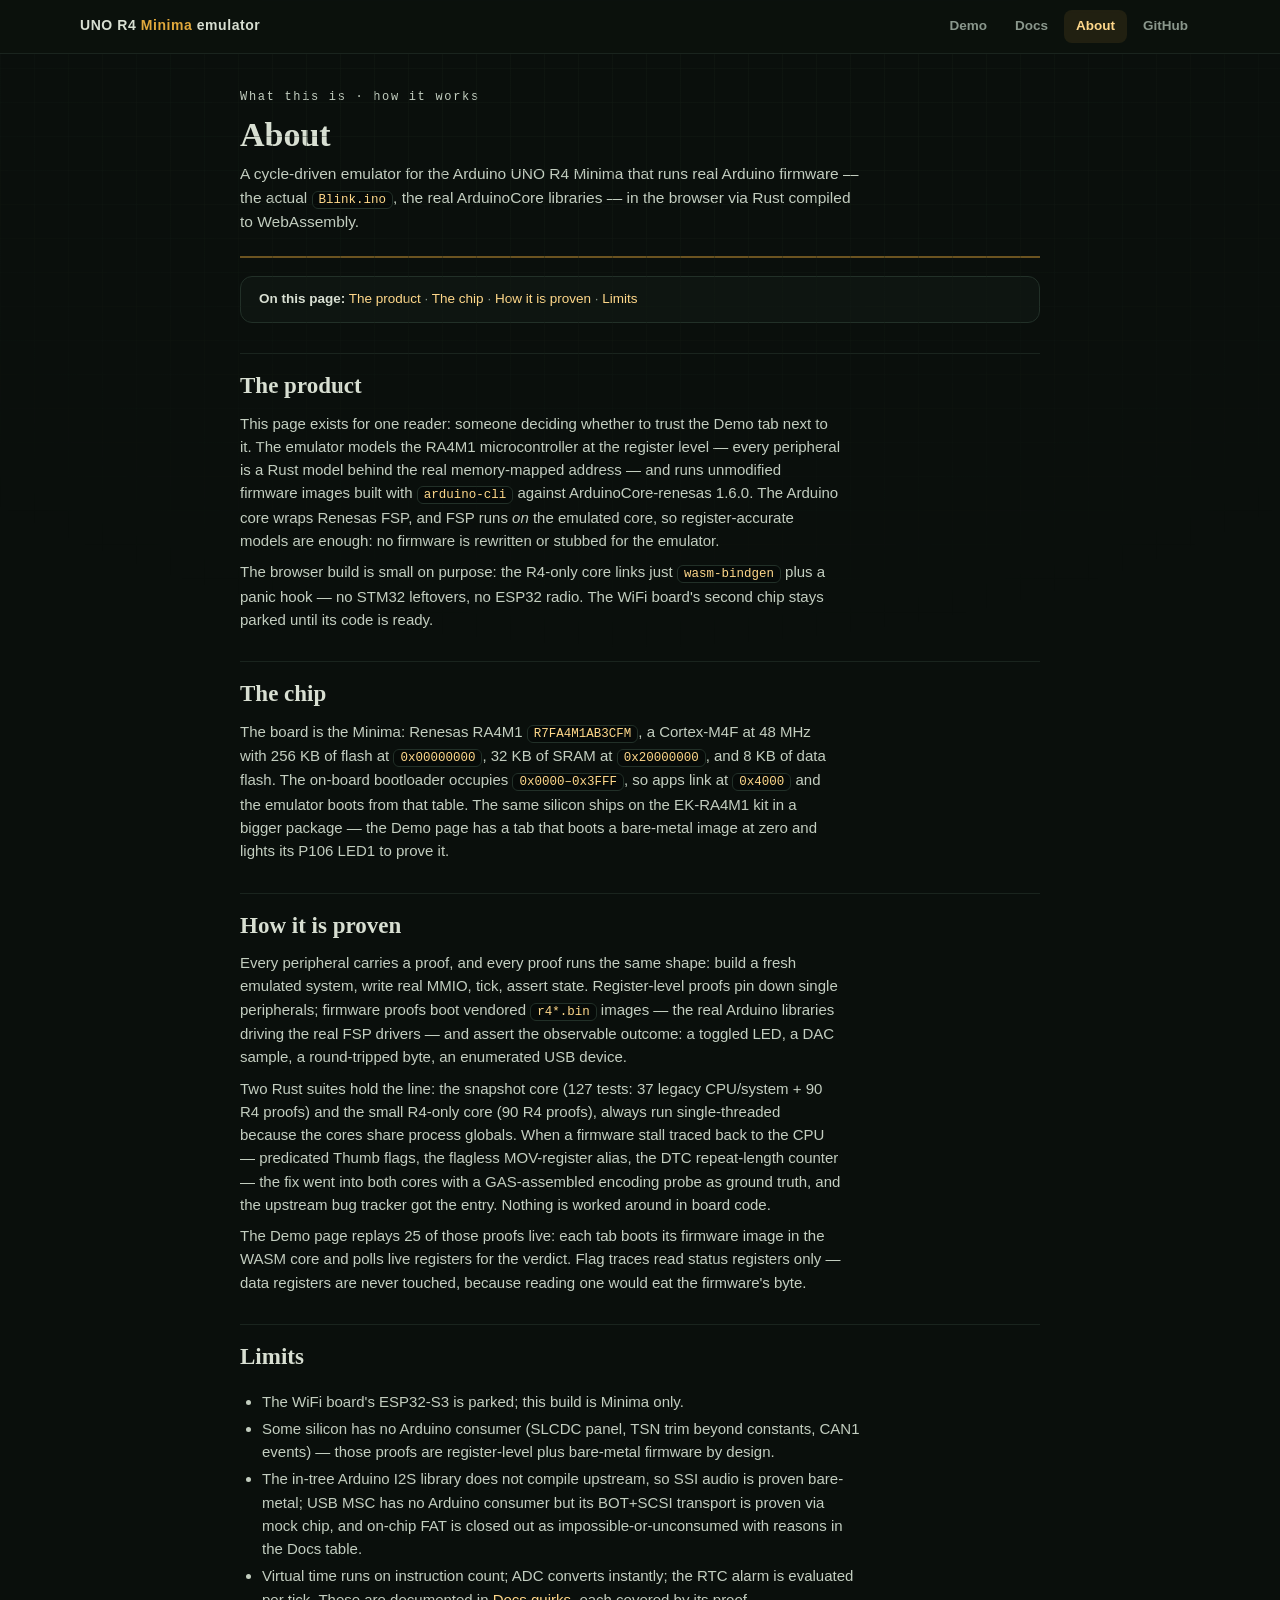
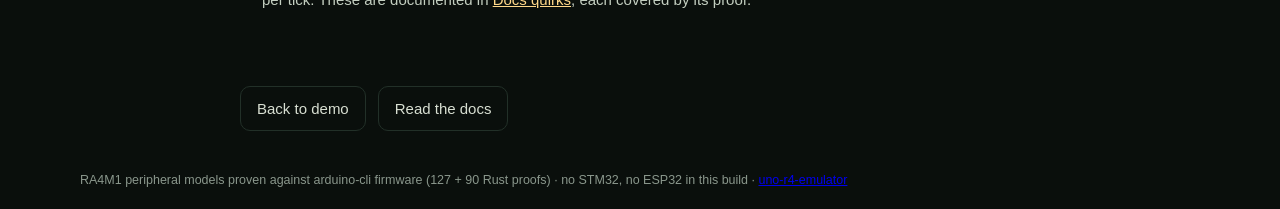
<file: demo/about.html>
<!DOCTYPE html>
<html lang="en">
<head>
<meta charset="utf-8">
<meta name="viewport" content="width=device-width, initial-scale=1">
<link rel="icon" href="data:image/svg+xml,%3Csvg xmlns='http://www.w3.org/2000/svg' viewBox='0 0 64 64'%3E%3Crect width='64' height='64' rx='14' fill='%23e0a83c'/%3E%3Ctext x='32' y='42' font-family='monospace' font-size='28' font-weight='bold' text-anchor='middle' fill='white'%3ER4%3C/text%3E%3C/svg%3E">
<title>About — UNO R4 Minima emulator</title>
<link rel="stylesheet" href="styles.css">
</head>
<body>
<a class="skip-link" href="#content">Skip to content</a>
<div class="bg-grid"></div>
<nav class="sitenav" aria-label="Site">
  <div class="sitenav-in">
    <a class="sitenav-brand" href="index.html">UNO R4 <b>Minima</b> emulator</a>
    <div class="sitenav-links">
      <a href="index.html">Demo</a>
      <a href="docs.html">Docs</a>
      <a href="about.html" aria-current="page">About</a>
      <a href="https://github.com/danish9661/uno-r4-emulator">GitHub</a>
    </div>
  </div>
</nav>
<main class="page" id="content">
  <div class="page-head">
    <p class="page-kicker">What this is · how it works</p>
    <h1 class="page-title">About</h1>
    <p class="page-lede">A cycle-driven emulator for the Arduino UNO R4 Minima that runs real Arduino firmware — the actual <code>Blink.ino</code>, the real ArduinoCore libraries — in the browser via Rust compiled to WebAssembly.</p>
  </div>

  <div class="page-toc">
    <b>On this page:</b>
    <a href="#product">The product</a> ·
    <a href="#chip">The chip</a> ·
    <a href="#method">How it is proven</a> ·
    <a href="#limits">Limits</a>
  </div>

  <h2 id="product">The product</h2>
  <p>This page exists for one reader: someone deciding whether to trust the Demo tab next to it. The emulator models the RA4M1 microcontroller at the register level — every peripheral is a Rust model behind the real memory-mapped address — and runs unmodified firmware images built with <code>arduino-cli</code> against ArduinoCore-renesas 1.6.0. The Arduino core wraps Renesas FSP, and FSP runs <em>on</em> the emulated core, so register-accurate models are enough: no firmware is rewritten or stubbed for the emulator.</p>
  <p>The browser build is small on purpose: the R4-only core links just <code>wasm-bindgen</code> plus a panic hook — no STM32 leftovers, no ESP32 radio. The WiFi board's second chip stays parked until its code is ready.</p>

  <h2 id="chip">The chip</h2>
  <p>The board is the Minima: Renesas RA4M1 <code>R7FA4M1AB3CFM</code>, a Cortex-M4F at 48&nbsp;MHz with 256&nbsp;KB of flash at <code>0x00000000</code>, 32&nbsp;KB of SRAM at <code>0x20000000</code>, and 8&nbsp;KB of data flash. The on-board bootloader occupies <code>0x0000–0x3FFF</code>, so apps link at <code>0x4000</code> and the emulator boots from that table. The same silicon ships on the EK-RA4M1 kit in a bigger package — the Demo page has a tab that boots a bare-metal image at zero and lights its P106 LED1 to prove it.</p>

  <h2 id="method">How it is proven</h2>
  <p>Every peripheral carries a proof, and every proof runs the same shape: build a fresh emulated system, write real MMIO, tick, assert state. Register-level proofs pin down single peripherals; firmware proofs boot vendored <code>r4*.bin</code> images — the real Arduino libraries driving the real FSP drivers — and assert the observable outcome: a toggled LED, a DAC sample, a round-tripped byte, an enumerated USB device.</p>
  <p>Two Rust suites hold the line: the snapshot core (127 tests: 37 legacy CPU/system + 90 R4 proofs) and the small R4-only core (90 R4 proofs), always run single-threaded because the cores share process globals. When a firmware stall traced back to the CPU — predicated Thumb flags, the flagless MOV-register alias, the DTC repeat-length counter — the fix went into both cores with a GAS-assembled encoding probe as ground truth, and the upstream bug tracker got the entry. Nothing is worked around in board code.</p>
  <p>The Demo page replays 25 of those proofs live: each tab boots its firmware image in the WASM core and polls live registers for the verdict. Flag traces read status registers only — data registers are never touched, because reading one would eat the firmware's byte.</p>

  <h2 id="limits">Limits</h2>
  <ul>
    <li>The WiFi board's ESP32-S3 is parked; this build is Minima only.</li>
    <li>Some silicon has no Arduino consumer (SLCDC panel, TSN trim beyond constants, CAN1 events) — those proofs are register-level plus bare-metal firmware by design.</li>
    <li>The in-tree Arduino I2S library does not compile upstream, so SSI audio is proven bare-metal; USB MSC has no Arduino consumer but its BOT+SCSI transport is proven via mock chip, and on-chip FAT is closed out as impossible-or-unconsumed with reasons in the Docs table.</li>
    <li>Virtual time runs on instruction count; ADC converts instantly; the RTC alarm is evaluated per tick. These are documented in <a href="docs.html#quirks">Docs quirks</a>, each covered by its proof.</li>
  </ul>
</main>
<div class="foot-nav">
  <a class="btn-ghost" href="index.html" style="text-decoration:none">Back to demo</a>
  <a class="btn-ghost" href="docs.html" style="text-decoration:none">Read the docs</a>
</div>
<footer>
  <span>RA4M1 peripheral models proven against arduino-cli firmware (127 + 90 Rust proofs) · no STM32, no ESP32 in this build · <a href="https://github.com/danish9661/uno-r4-emulator">uno-r4-emulator</a></span>
</footer>
</body>
</html>
</file>
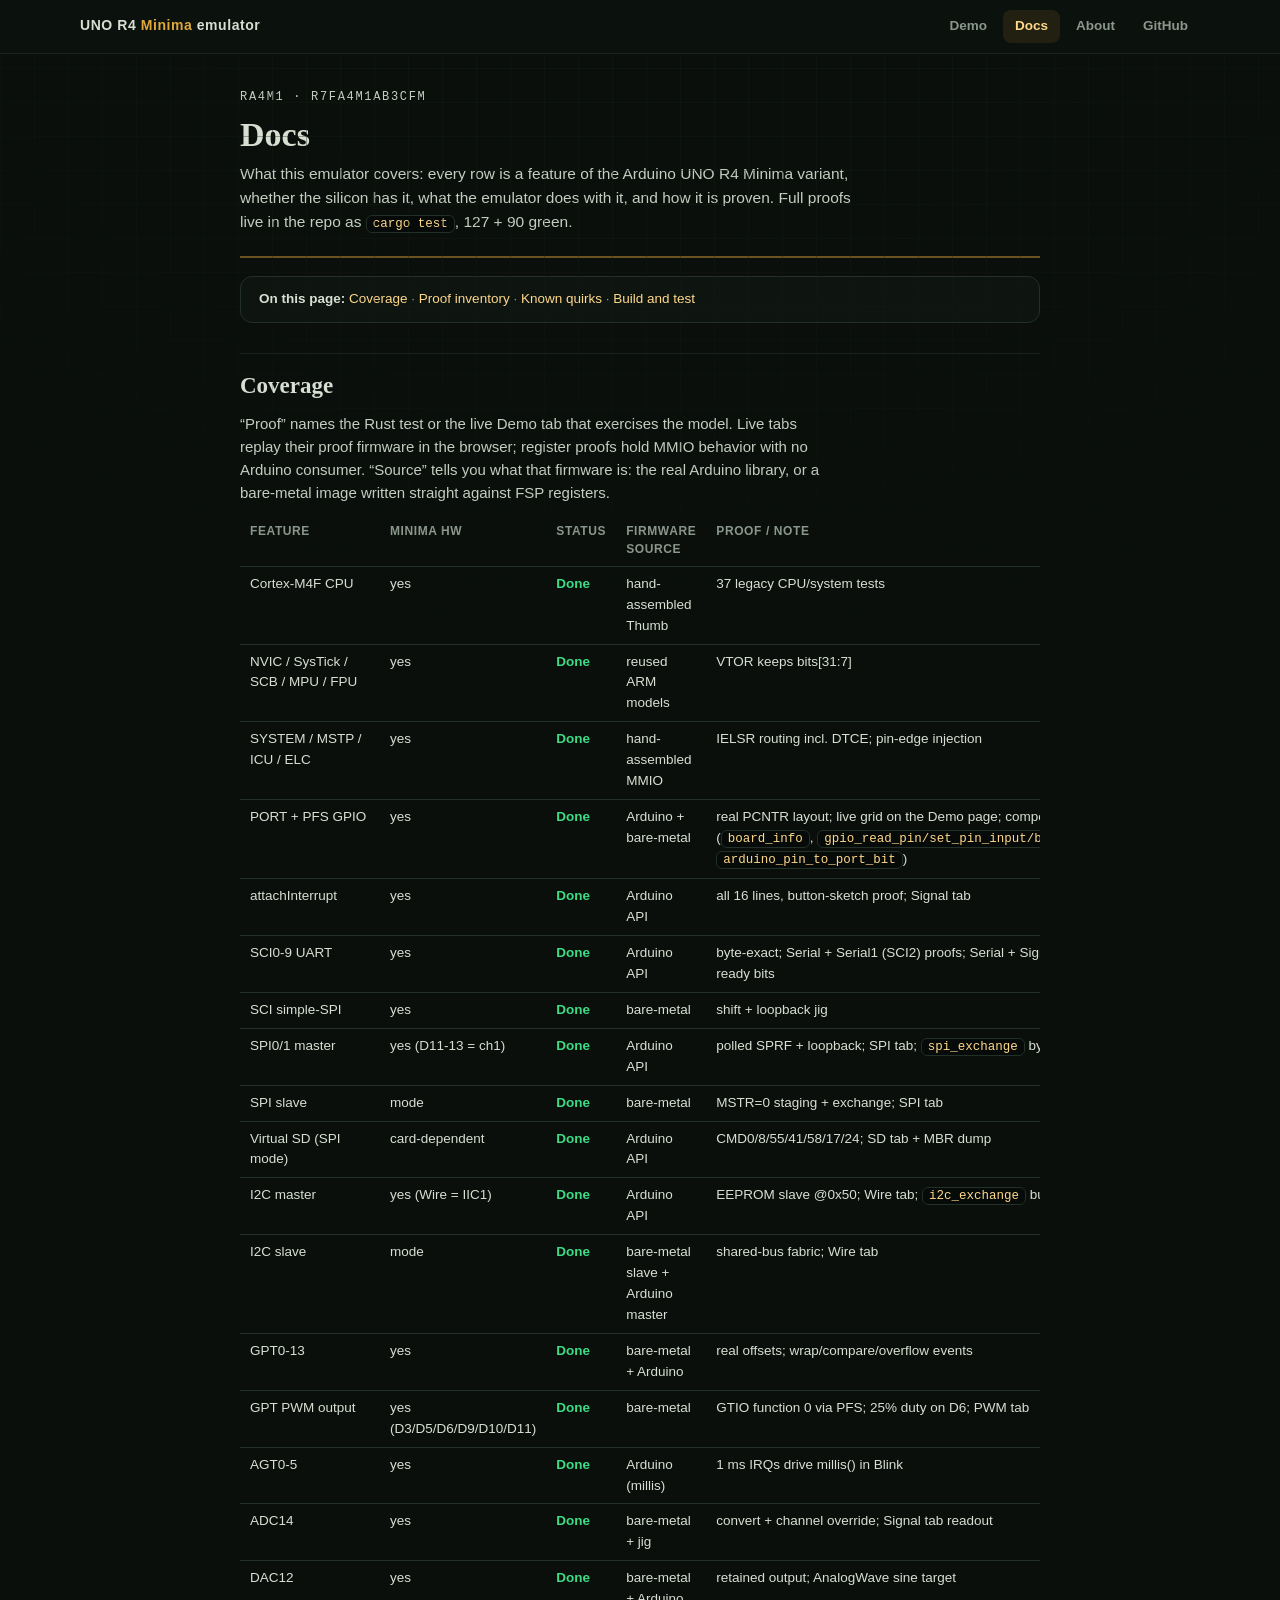
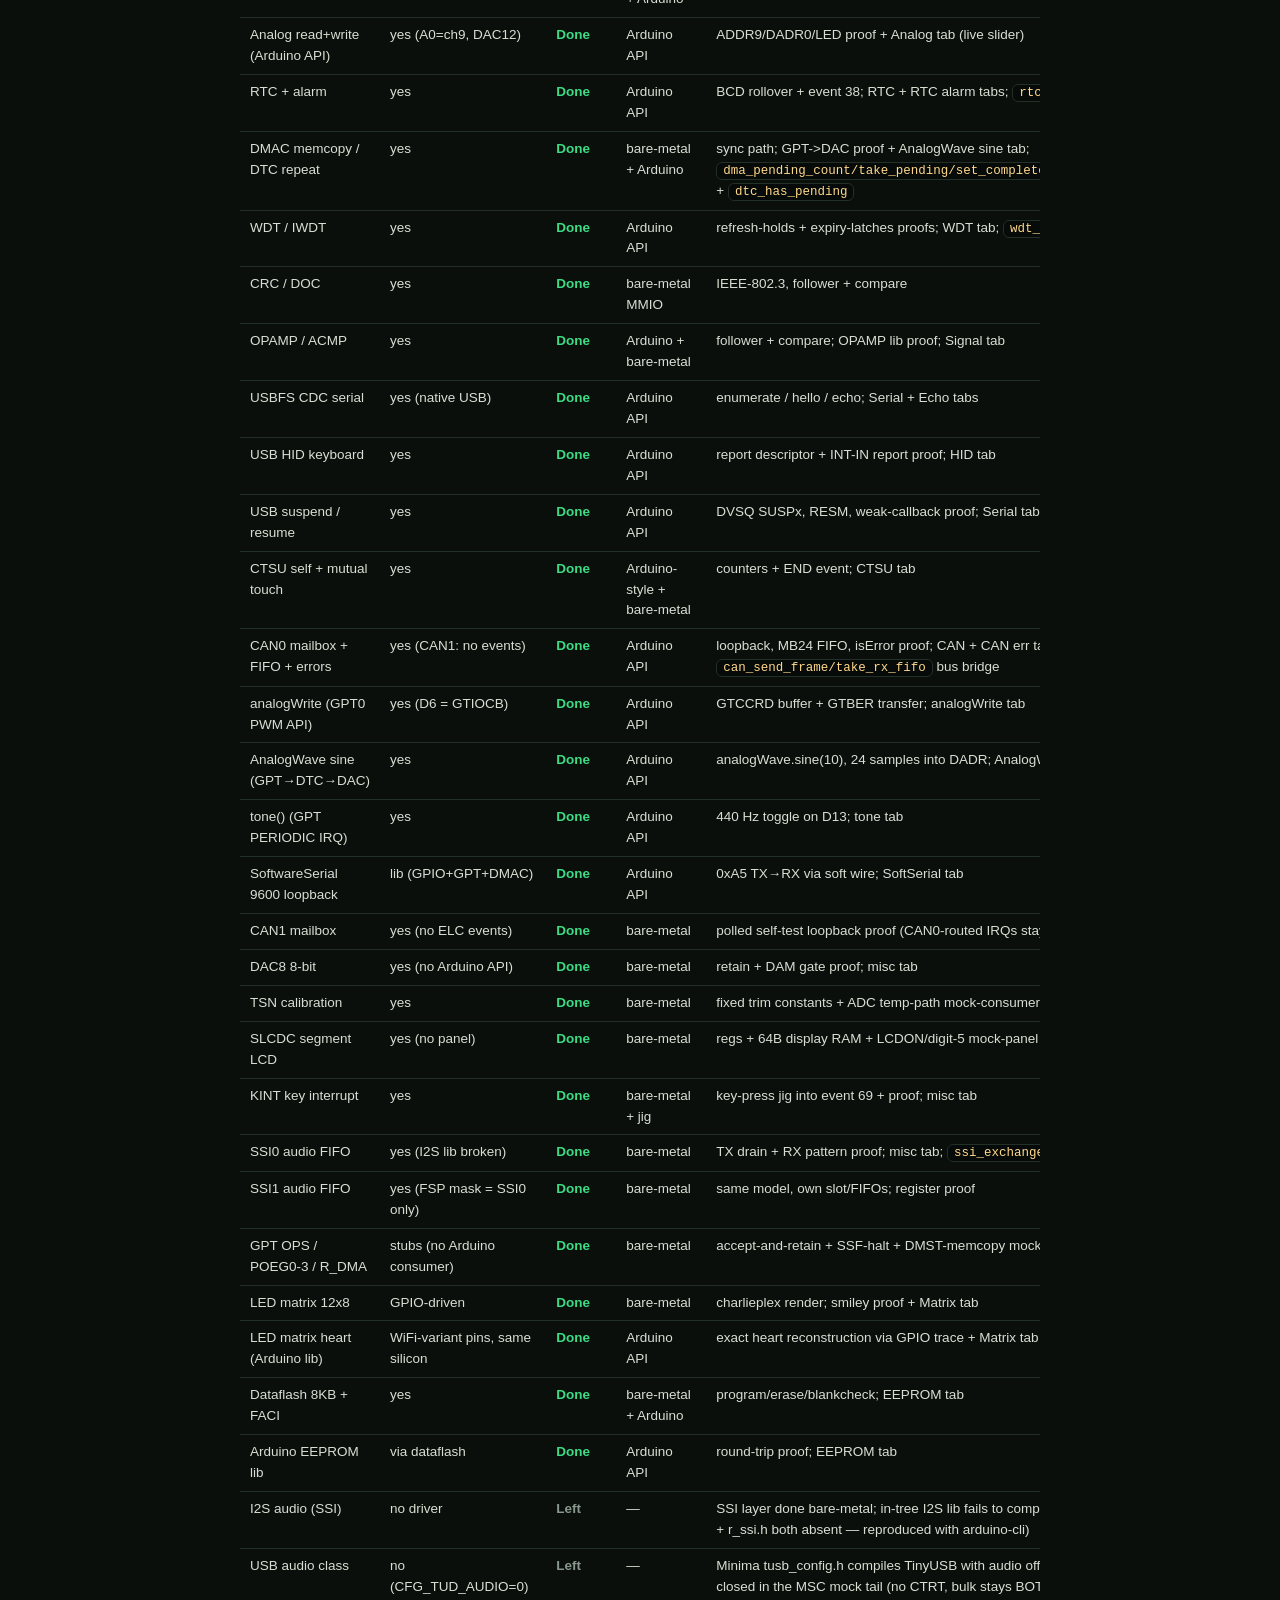
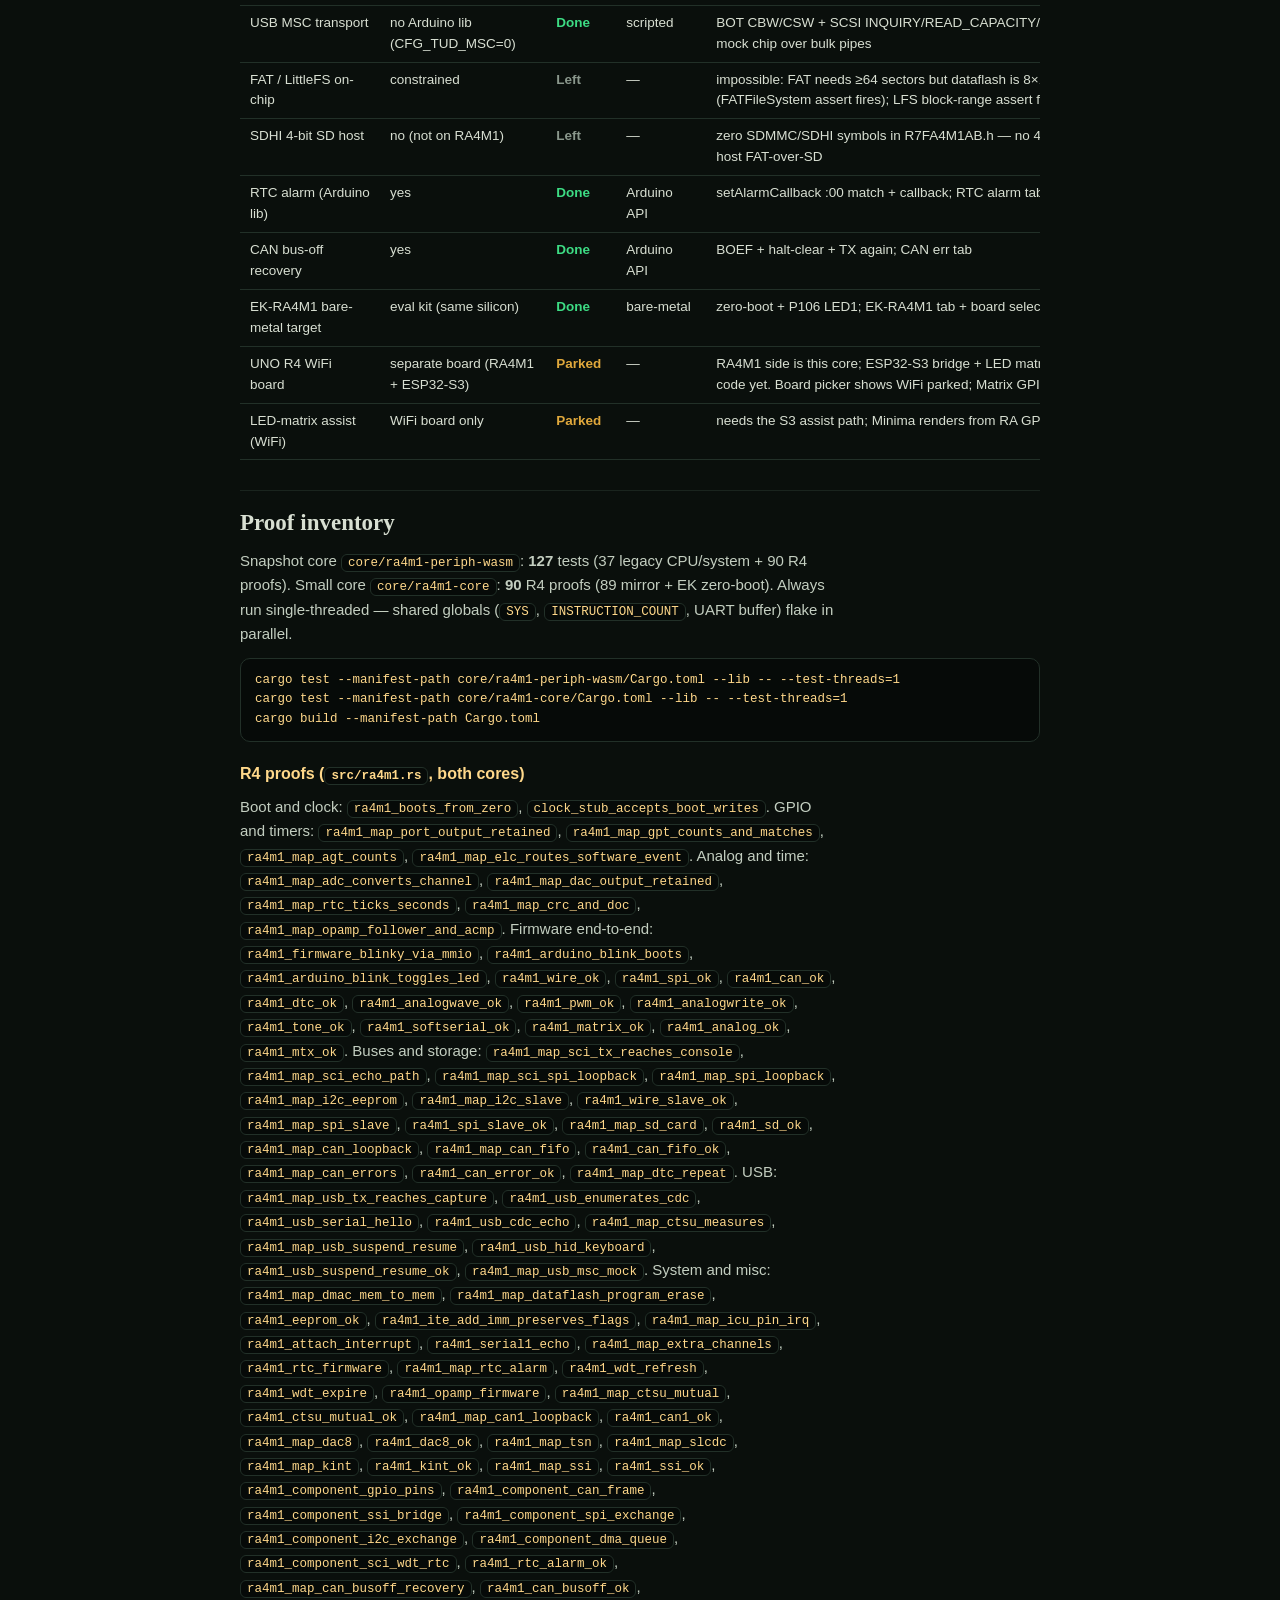
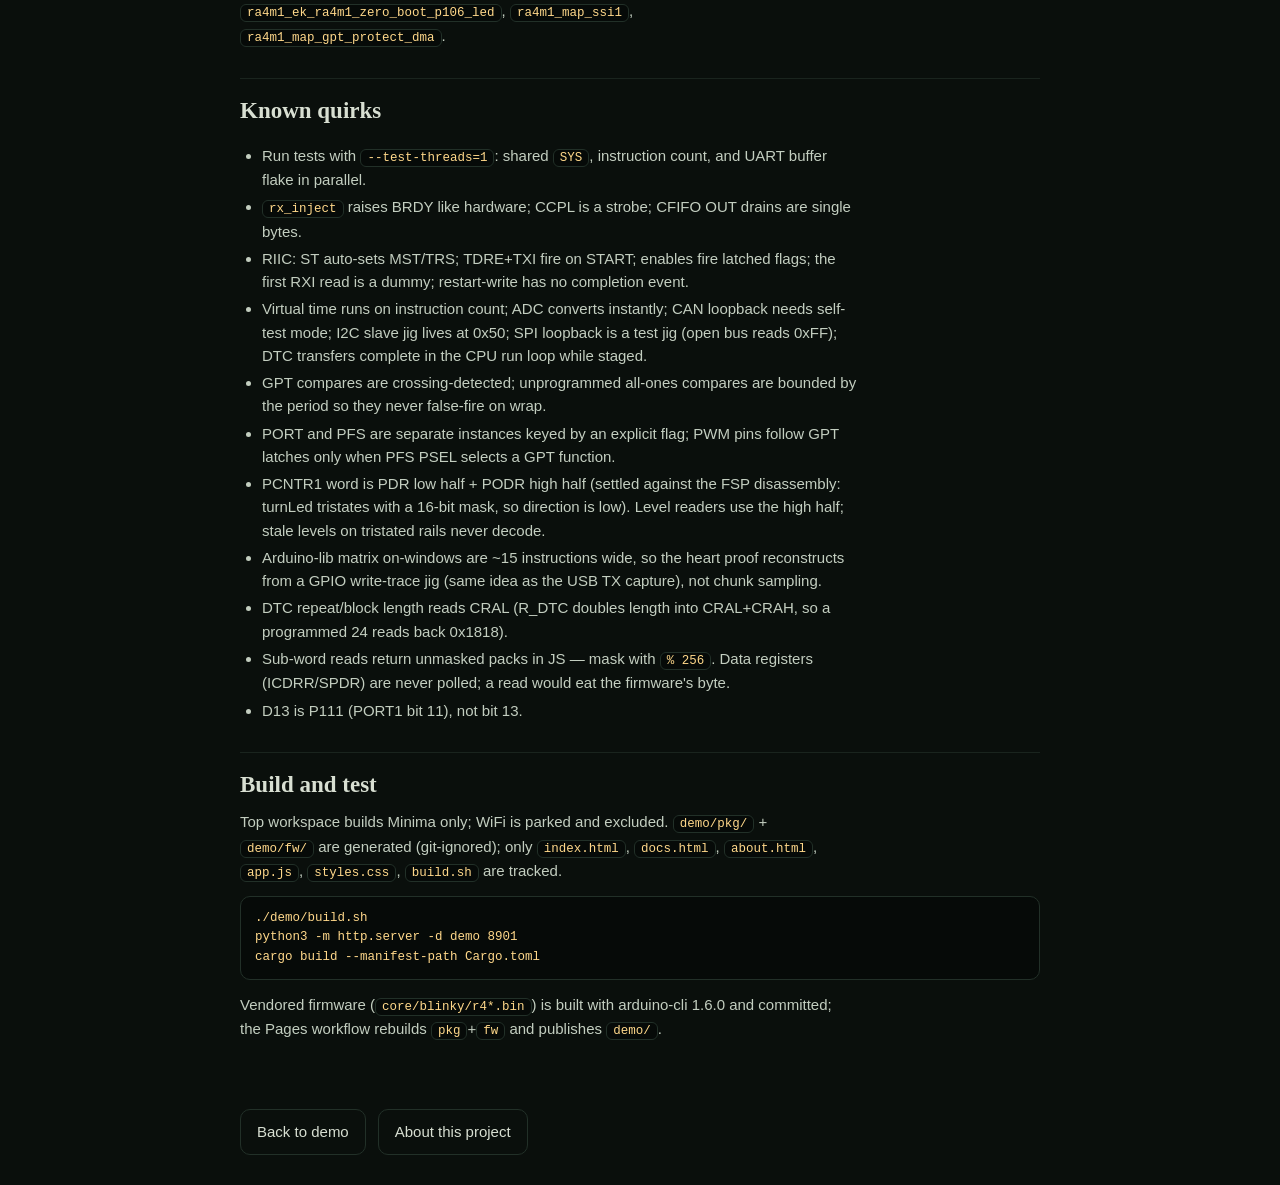
<file: demo/docs.html>
<!DOCTYPE html>
<html lang="en">
<head>
<meta charset="utf-8">
<meta name="viewport" content="width=device-width, initial-scale=1">
<link rel="icon" href="data:image/svg+xml,%3Csvg xmlns='http://www.w3.org/2000/svg' viewBox='0 0 64 64'%3E%3Crect width='64' height='64' rx='14' fill='%23e0a83c'/%3E%3Ctext x='32' y='42' font-family='monospace' font-size='28' font-weight='bold' text-anchor='middle' fill='white'%3ER4%3C/text%3E%3C/svg%3E">
<title>Docs — UNO R4 Minima emulator</title>
<link rel="stylesheet" href="styles.css">
</head>
<body>
<a class="skip-link" href="#content">Skip to content</a>
<div class="bg-grid"></div>
<nav class="sitenav" aria-label="Site">
  <div class="sitenav-in">
    <a class="sitenav-brand" href="index.html">UNO R4 <b>Minima</b> emulator</a>
    <div class="sitenav-links">
      <a href="index.html">Demo</a>
      <a href="docs.html" aria-current="page">Docs</a>
      <a href="about.html">About</a>
      <a href="https://github.com/danish9661/uno-r4-emulator">GitHub</a>
    </div>
  </div>
</nav>
<main class="page" id="content">
  <div class="page-head">
    <p class="page-kicker">RA4M1 · R7FA4M1AB3CFM</p>
    <h1 class="page-title">Docs</h1>
    <p class="page-lede">What this emulator covers: every row is a feature of the Arduino UNO R4 Minima variant, whether the silicon has it, what the emulator does with it, and how it is proven. Full proofs live in the repo as <code>cargo test</code>, 127 + 90 green.</p>
  </div>

  <div class="page-toc">
    <b>On this page:</b>
    <a href="#coverage">Coverage</a> ·
    <a href="#proofs">Proof inventory</a> ·
    <a href="#quirks">Known quirks</a> ·
    <a href="#build">Build and test</a>
  </div>

  <h2 id="coverage">Coverage</h2>
  <p>“Proof” names the Rust test or the live Demo tab that exercises the model. Live tabs replay their proof firmware in the browser; register proofs hold MMIO behavior with no Arduino consumer. “Source” tells you what that firmware is: the real Arduino library, or a bare-metal image written straight against FSP registers.</p>
  <table>
    <thead><tr><th>Feature</th><th>Minima HW</th><th>Status</th><th>Firmware source</th><th>Proof / note</th></tr></thead>
    <tbody>
    <tr><td>Cortex-M4F CPU</td><td>yes</td><td class="st-done">Done</td><td>hand-assembled Thumb</td><td>37 legacy CPU/system tests</td></tr>
    <tr><td>NVIC / SysTick / SCB / MPU / FPU</td><td>yes</td><td class="st-done">Done</td><td>reused ARM models</td><td>VTOR keeps bits[31:7]</td></tr>
    <tr><td>SYSTEM / MSTP / ICU / ELC</td><td>yes</td><td class="st-done">Done</td><td>hand-assembled MMIO</td><td>IELSR routing incl. DTCE; pin-edge injection</td></tr>
    <tr><td>PORT + PFS GPIO</td><td>yes</td><td class="st-done">Done</td><td>Arduino + bare-metal</td><td>real PCNTR layout; live grid on the Demo page; component API (<code>board_info</code>, <code>gpio_read_pin/set_pin_input/button_press</code>, <code>arduino_pin_to_port_bit</code>)</td></tr>
    <tr><td>attachInterrupt</td><td>yes</td><td class="st-done">Done</td><td>Arduino API</td><td>all 16 lines, button-sketch proof; Signal tab</td></tr>
    <tr><td>SCI0-9 UART</td><td>yes</td><td class="st-done">Done</td><td>Arduino API</td><td>byte-exact; Serial + Serial1 (SCI2) proofs; Serial + Signal tabs; <code>sci_poll</code> ready bits</td></tr>
    <tr><td>SCI simple-SPI</td><td>yes</td><td class="st-done">Done</td><td>bare-metal</td><td>shift + loopback jig</td></tr>
    <tr><td>SPI0/1 master</td><td>yes (D11-13 = ch1)</td><td class="st-done">Done</td><td>Arduino API</td><td>polled SPRF + loopback; SPI tab; <code>spi_exchange</code> byte bridge</td></tr>
    <tr><td>SPI slave</td><td>mode</td><td class="st-done">Done</td><td>bare-metal</td><td>MSTR=0 staging + exchange; SPI tab</td></tr>
    <tr><td>Virtual SD (SPI mode)</td><td>card-dependent</td><td class="st-done">Done</td><td>Arduino API</td><td>CMD0/8/55/41/58/17/24; SD tab + MBR dump</td></tr>
    <tr><td>I2C master</td><td>yes (Wire = IIC1)</td><td class="st-done">Done</td><td>Arduino API</td><td>EEPROM slave @0x50; Wire tab; <code>i2c_exchange</code> bus bridge</td></tr>
    <tr><td>I2C slave</td><td>mode</td><td class="st-done">Done</td><td>bare-metal slave + Arduino master</td><td>shared-bus fabric; Wire tab</td></tr>
    <tr><td>GPT0-13</td><td>yes</td><td class="st-done">Done</td><td>bare-metal + Arduino</td><td>real offsets; wrap/compare/overflow events</td></tr>
    <tr><td>GPT PWM output</td><td>yes (D3/D5/D6/D9/D10/D11)</td><td class="st-done">Done</td><td>bare-metal</td><td>GTIO function 0 via PFS; 25% duty on D6; PWM tab</td></tr>
    <tr><td>AGT0-5</td><td>yes</td><td class="st-done">Done</td><td>Arduino (millis)</td><td>1 ms IRQs drive millis() in Blink</td></tr>
    <tr><td>ADC14</td><td>yes</td><td class="st-done">Done</td><td>bare-metal + jig</td><td>convert + channel override; Signal tab readout</td></tr>
    <tr><td>DAC12</td><td>yes</td><td class="st-done">Done</td><td>bare-metal + Arduino</td><td>retained output; AnalogWave sine target</td></tr>
    <tr><td>Analog read+write (Arduino API)</td><td>yes (A0=ch9, DAC12)</td><td class="st-done">Done</td><td>Arduino API</td><td>ADDR9/DADR0/LED proof + Analog tab (live slider)</td></tr>
    <tr><td>RTC + alarm</td><td>yes</td><td class="st-done">Done</td><td>Arduino API</td><td>BCD rollover + event 38; RTC + RTC alarm tabs; <code>rtc_read_bcd</code> poll</td></tr>
    <tr><td>DMAC memcopy / DTC repeat</td><td>yes</td><td class="st-done">Done</td><td>bare-metal + Arduino</td><td>sync path; GPT-&gt;DAC proof + AnalogWave sine tab; <code>dma_pending_count/take_pending/set_completed/check_completion</code> + <code>dtc_has_pending</code></td></tr>
    <tr><td>WDT / IWDT</td><td>yes</td><td class="st-done">Done</td><td>Arduino API</td><td>refresh-holds + expiry-latches proofs; WDT tab; <code>wdt_poll</code> countdown</td></tr>
    <tr><td>CRC / DOC</td><td>yes</td><td class="st-done">Done</td><td>bare-metal MMIO</td><td>IEEE-802.3, follower + compare</td></tr>
    <tr><td>OPAMP / ACMP</td><td>yes</td><td class="st-done">Done</td><td>Arduino + bare-metal</td><td>follower + compare; OPAMP lib proof; Signal tab</td></tr>
    <tr><td>USBFS CDC serial</td><td>yes (native USB)</td><td class="st-done">Done</td><td>Arduino API</td><td>enumerate / hello / echo; Serial + Echo tabs</td></tr>
    <tr><td>USB HID keyboard</td><td>yes</td><td class="st-done">Done</td><td>Arduino API</td><td>report descriptor + INT-IN report proof; HID tab</td></tr>
    <tr><td>USB suspend / resume</td><td>yes</td><td class="st-done">Done</td><td>Arduino API</td><td>DVSQ SUSPx, RESM, weak-callback proof; Serial tab tail</td></tr>
    <tr><td>CTSU self + mutual touch</td><td>yes</td><td class="st-done">Done</td><td>Arduino-style + bare-metal</td><td>counters + END event; CTSU tab</td></tr>
    <tr><td>CAN0 mailbox + FIFO + errors</td><td>yes (CAN1: no events)</td><td class="st-done">Done</td><td>Arduino API</td><td>loopback, MB24 FIFO, isError proof; CAN + CAN err tabs; <code>can_send_frame/take_rx_fifo</code> bus bridge</td></tr>
    <tr><td>analogWrite (GPT0 PWM API)</td><td>yes (D6 = GTIOCB)</td><td class="st-done">Done</td><td>Arduino API</td><td>GTCCRD buffer + GTBER transfer; analogWrite tab</td></tr>
    <tr><td>AnalogWave sine (GPT→DTC→DAC)</td><td>yes</td><td class="st-done">Done</td><td>Arduino API</td><td>analogWave.sine(10), 24 samples into DADR; AnalogWave tab</td></tr>
    <tr><td>tone() (GPT PERIODIC IRQ)</td><td>yes</td><td class="st-done">Done</td><td>Arduino API</td><td>440 Hz toggle on D13; tone tab</td></tr>
    <tr><td>SoftwareSerial 9600 loopback</td><td>lib (GPIO+GPT+DMAC)</td><td class="st-done">Done</td><td>Arduino API</td><td>0xA5 TX→RX via soft wire; SoftSerial tab</td></tr>
    <tr><td>CAN1 mailbox</td><td>yes (no ELC events)</td><td class="st-done">Done</td><td>bare-metal</td><td>polled self-test loopback proof (CAN0-routed IRQs stay quiet); misc tab</td></tr>
    <tr><td>DAC8 8-bit</td><td>yes (no Arduino API)</td><td class="st-done">Done</td><td>bare-metal</td><td>retain + DAM gate proof; misc tab</td></tr>
    <tr><td>TSN calibration</td><td>yes</td><td class="st-done">Done</td><td>bare-metal</td><td>fixed trim constants + ADC temp-path mock-consumer proof</td></tr>
    <tr><td>SLCDC segment LCD</td><td>yes (no panel)</td><td class="st-done">Done</td><td>bare-metal</td><td>regs + 64B display RAM + LCDON/digit-5 mock-panel proof</td></tr>
    <tr><td>KINT key interrupt</td><td>yes</td><td class="st-done">Done</td><td>bare-metal + jig</td><td>key-press jig into event 69 + proof; misc tab</td></tr>
    <tr><td>SSI0 audio FIFO</td><td>yes (I2S lib broken)</td><td class="st-done">Done</td><td>bare-metal</td><td>TX drain + RX pattern proof; misc tab; <code>ssi_exchange</code> sample bridge</td></tr>
    <tr><td>SSI1 audio FIFO</td><td>yes (FSP mask = SSI0 only)</td><td class="st-done">Done</td><td>bare-metal</td><td>same model, own slot/FIFOs; register proof</td></tr>
    <tr><td>GPT OPS / POEG0-3 / R_DMA</td><td>stubs (no Arduino consumer)</td><td class="st-done">Done</td><td>bare-metal</td><td>accept-and-retain + SSF-halt + DMST-memcopy mock proof</td></tr>
    <tr><td>LED matrix 12x8</td><td>GPIO-driven</td><td class="st-done">Done</td><td>bare-metal</td><td>charlieplex render; smiley proof + Matrix tab</td></tr>
    <tr><td>LED matrix heart (Arduino lib)</td><td>WiFi-variant pins, same silicon</td><td class="st-done">Done</td><td>Arduino API</td><td>exact heart reconstruction via GPIO trace + Matrix tab</td></tr>
    <tr><td>Dataflash 8KB + FACI</td><td>yes</td><td class="st-done">Done</td><td>bare-metal + Arduino</td><td>program/erase/blankcheck; EEPROM tab</td></tr>
    <tr><td>Arduino EEPROM lib</td><td>via dataflash</td><td class="st-done">Done</td><td>Arduino API</td><td>round-trip proof; EEPROM tab</td></tr>
    <tr><td>I2S audio (SSI)</td><td>no driver</td><td class="st-no">Left</td><td>—</td><td>SSI layer done bare-metal; in-tree I2S lib fails to compile on 1.6.0 (r_i2s_api.h + r_ssi.h both absent — reproduced with arduino-cli)</td></tr>
    <tr><td>USB audio class</td><td>no (CFG_TUD_AUDIO=0)</td><td class="st-no">Left</td><td>—</td><td>Minima tusb_config.h compiles TinyUSB with audio off (CDC/HID/DFU only); closed in the MSC mock tail (no CTRT, bulk stays BOT)</td></tr>
    <tr><td>USB MSC transport</td><td>no Arduino lib (CFG_TUD_MSC=0)</td><td class="st-done">Done</td><td>scripted</td><td>BOT CBW/CSW + SCSI INQUIRY/READ_CAPACITY/READ10/WRITE10 mock chip over bulk pipes</td></tr>
    <tr><td>FAT / LittleFS on-chip</td><td>constrained</td><td class="st-no">Left</td><td>—</td><td>impossible: FAT needs ≥64 sectors but dataflash is 8×1KB blocks (FATFileSystem assert fires); LFS block-range assert fires the same way</td></tr>
    <tr><td>SDHI 4-bit SD host</td><td>no (not on RA4M1)</td><td class="st-no">Left</td><td>—</td><td>zero SDMMC/SDHI symbols in R7FA4M1AB.h — no 4-bit bus/ADMA exists to host FAT-over-SD</td></tr>
    <tr><td>RTC alarm (Arduino lib)</td><td>yes</td><td class="st-done">Done</td><td>Arduino API</td><td>setAlarmCallback :00 match + callback; RTC alarm tab</td></tr>
    <tr><td>CAN bus-off recovery</td><td>yes</td><td class="st-done">Done</td><td>Arduino API</td><td>BOEF + halt-clear + TX again; CAN err tab</td></tr>
    <tr><td>EK-RA4M1 bare-metal target</td><td>eval kit (same silicon)</td><td class="st-done">Done</td><td>bare-metal</td><td>zero-boot + P106 LED1; EK-RA4M1 tab + board selector</td></tr>
    <tr><td>UNO R4 WiFi board</td><td>separate board (RA4M1 + ESP32-S3)</td><td class="st-part">Parked</td><td>—</td><td>RA4M1 side is this core; ESP32-S3 bridge + LED matrix assist have no S3 code yet. Board picker shows WiFi parked; Matrix GPIO render stays live.</td></tr>
    <tr><td>LED-matrix assist (WiFi)</td><td>WiFi board only</td><td class="st-part">Parked</td><td>—</td><td>needs the S3 assist path; Minima renders from RA GPIO instead</td></tr>
    </tbody>
  </table>

  <h2 id="proofs">Proof inventory</h2>
  <p>Snapshot core <code>core/ra4m1-periph-wasm</code>: <b>127</b> tests (37 legacy CPU/system + 90 R4 proofs). Small core <code>core/ra4m1-core</code>: <b>90</b> R4 proofs (89 mirror + EK zero-boot). Always run single-threaded — shared globals (<code>SYS</code>, <code>INSTRUCTION_COUNT</code>, UART buffer) flake in parallel.</p>
  <pre><code>cargo test --manifest-path core/ra4m1-periph-wasm/Cargo.toml --lib -- --test-threads=1
cargo test --manifest-path core/ra4m1-core/Cargo.toml --lib -- --test-threads=1
cargo build --manifest-path Cargo.toml</code></pre>
  <h3>R4 proofs (<code>src/ra4m1.rs</code>, both cores)</h3>
  <p>Boot and clock: <code>ra4m1_boots_from_zero</code>, <code>clock_stub_accepts_boot_writes</code>. GPIO and timers: <code>ra4m1_map_port_output_retained</code>, <code>ra4m1_map_gpt_counts_and_matches</code>, <code>ra4m1_map_agt_counts</code>, <code>ra4m1_map_elc_routes_software_event</code>. Analog and time: <code>ra4m1_map_adc_converts_channel</code>, <code>ra4m1_map_dac_output_retained</code>, <code>ra4m1_map_rtc_ticks_seconds</code>, <code>ra4m1_map_crc_and_doc</code>, <code>ra4m1_map_opamp_follower_and_acmp</code>. Firmware end-to-end: <code>ra4m1_firmware_blinky_via_mmio</code>, <code>ra4m1_arduino_blink_boots</code>, <code>ra4m1_arduino_blink_toggles_led</code>, <code>ra4m1_wire_ok</code>, <code>ra4m1_spi_ok</code>, <code>ra4m1_can_ok</code>, <code>ra4m1_dtc_ok</code>, <code>ra4m1_analogwave_ok</code>, <code>ra4m1_pwm_ok</code>, <code>ra4m1_analogwrite_ok</code>, <code>ra4m1_tone_ok</code>, <code>ra4m1_softserial_ok</code>, <code>ra4m1_matrix_ok</code>, <code>ra4m1_analog_ok</code>, <code>ra4m1_mtx_ok</code>. Buses and storage: <code>ra4m1_map_sci_tx_reaches_console</code>, <code>ra4m1_map_sci_echo_path</code>, <code>ra4m1_map_sci_spi_loopback</code>, <code>ra4m1_map_spi_loopback</code>, <code>ra4m1_map_i2c_eeprom</code>, <code>ra4m1_map_i2c_slave</code>, <code>ra4m1_wire_slave_ok</code>, <code>ra4m1_map_spi_slave</code>, <code>ra4m1_spi_slave_ok</code>, <code>ra4m1_map_sd_card</code>, <code>ra4m1_sd_ok</code>, <code>ra4m1_map_can_loopback</code>, <code>ra4m1_map_can_fifo</code>, <code>ra4m1_can_fifo_ok</code>, <code>ra4m1_map_can_errors</code>, <code>ra4m1_can_error_ok</code>, <code>ra4m1_map_dtc_repeat</code>. USB: <code>ra4m1_map_usb_tx_reaches_capture</code>, <code>ra4m1_usb_enumerates_cdc</code>, <code>ra4m1_usb_serial_hello</code>, <code>ra4m1_usb_cdc_echo</code>, <code>ra4m1_map_ctsu_measures</code>, <code>ra4m1_map_usb_suspend_resume</code>, <code>ra4m1_usb_hid_keyboard</code>, <code>ra4m1_usb_suspend_resume_ok</code>, <code>ra4m1_map_usb_msc_mock</code>. System and misc: <code>ra4m1_map_dmac_mem_to_mem</code>, <code>ra4m1_map_dataflash_program_erase</code>, <code>ra4m1_eeprom_ok</code>, <code>ra4m1_ite_add_imm_preserves_flags</code>, <code>ra4m1_map_icu_pin_irq</code>, <code>ra4m1_attach_interrupt</code>, <code>ra4m1_serial1_echo</code>, <code>ra4m1_map_extra_channels</code>, <code>ra4m1_rtc_firmware</code>, <code>ra4m1_map_rtc_alarm</code>, <code>ra4m1_wdt_refresh</code>, <code>ra4m1_wdt_expire</code>, <code>ra4m1_opamp_firmware</code>, <code>ra4m1_map_ctsu_mutual</code>, <code>ra4m1_ctsu_mutual_ok</code>, <code>ra4m1_map_can1_loopback</code>, <code>ra4m1_can1_ok</code>, <code>ra4m1_map_dac8</code>, <code>ra4m1_dac8_ok</code>, <code>ra4m1_map_tsn</code>, <code>ra4m1_map_slcdc</code>, <code>ra4m1_map_kint</code>, <code>ra4m1_kint_ok</code>, <code>ra4m1_map_ssi</code>, <code>ra4m1_ssi_ok</code>, <code>ra4m1_component_gpio_pins</code>, <code>ra4m1_component_can_frame</code>, <code>ra4m1_component_ssi_bridge</code>, <code>ra4m1_component_spi_exchange</code>, <code>ra4m1_component_i2c_exchange</code>, <code>ra4m1_component_dma_queue</code>, <code>ra4m1_component_sci_wdt_rtc</code>, <code>ra4m1_rtc_alarm_ok</code>, <code>ra4m1_map_can_busoff_recovery</code>, <code>ra4m1_can_busoff_ok</code>, <code>ra4m1_ek_ra4m1_zero_boot_p106_led</code>, <code>ra4m1_map_ssi1</code>, <code>ra4m1_map_gpt_protect_dma</code>.</p>

  <h2 id="quirks">Known quirks</h2>
  <ul>
    <li>Run tests with <code>--test-threads=1</code>: shared <code>SYS</code>, instruction count, and UART buffer flake in parallel.</li>
    <li><code>rx_inject</code> raises BRDY like hardware; CCPL is a strobe; CFIFO OUT drains are single bytes.</li>
    <li>RIIC: ST auto-sets MST/TRS; TDRE+TXI fire on START; enables fire latched flags; the first RXI read is a dummy; restart-write has no completion event.</li>
    <li>Virtual time runs on instruction count; ADC converts instantly; CAN loopback needs self-test mode; I2C slave jig lives at 0x50; SPI loopback is a test jig (open bus reads 0xFF); DTC transfers complete in the CPU run loop while staged.</li>
    <li>GPT compares are crossing-detected; unprogrammed all-ones compares are bounded by the period so they never false-fire on wrap.</li>
    <li>PORT and PFS are separate instances keyed by an explicit flag; PWM pins follow GPT latches only when PFS PSEL selects a GPT function.</li>
    <li>PCNTR1 word is PDR low half + PODR high half (settled against the FSP disassembly: turnLed tristates with a 16-bit mask, so direction is low). Level readers use the high half; stale levels on tristated rails never decode.</li>
    <li>Arduino-lib matrix on-windows are ~15 instructions wide, so the heart proof reconstructs from a GPIO write-trace jig (same idea as the USB TX capture), not chunk sampling.</li>
    <li>DTC repeat/block length reads CRAL (R_DTC doubles length into CRAL+CRAH, so a programmed 24 reads back 0x1818).</li>
    <li>Sub-word reads return unmasked packs in JS — mask with <code>% 256</code>. Data registers (ICDRR/SPDR) are never polled; a read would eat the firmware's byte.</li>
    <li>D13 is P111 (PORT1 bit 11), not bit 13.</li>
  </ul>

  <h2 id="build">Build and test</h2>
  <p>Top workspace builds Minima only; WiFi is parked and excluded. <code>demo/pkg/</code> + <code>demo/fw/</code> are generated (git-ignored); only <code>index.html</code>, <code>docs.html</code>, <code>about.html</code>, <code>app.js</code>, <code>styles.css</code>, <code>build.sh</code> are tracked.</p>
  <pre><code>./demo/build.sh
python3 -m http.server -d demo 8901
cargo build --manifest-path Cargo.toml</code></pre>
  <p>Vendored firmware (<code>core/blinky/r4*.bin</code>) is built with arduino-cli 1.6.0 and committed; the Pages workflow rebuilds <code>pkg</code>+<code>fw</code> and publishes <code>demo/</code>.</p>
</main>
<div class="foot-nav">
  <a class="btn-ghost" href="index.html" style="text-decoration:none">Back to demo</a>
  <a class="btn-ghost" href="about.html" style="text-decoration:none">About this project</a>
</div>
<footer>
  <span>RA4M1 peripheral models proven against arduino-cli firmware (127 + 90 Rust proofs) · no STM32, no ESP32 in this build · <a href="https://github.com/danish9661/uno-r4-emulator">uno-r4-emulator</a></span>
</footer>
</body>
</html>
</file>
<file: demo/styles.css>
:root {
  /* Bench instrument: deep green-black enamel, phosphor-brass readout.
     One accent family (signal brass); teal kept for the one live LED. */
  --bg: #0a0f0c;
  --panel: #0e1511;
  --panel2: #121a15;
  --line: #223028;
  --rule: #1a241e;
  --ink: #d8dfd2;
  --dim: #8a978c;
  --faint: #5c6860;
  --brass: #e0a83c;
  --brass-hi: #ffd88a;
  --brass-dim: #6b5320;
  --teal: #00c2a8;
  --teal-dim: #0a5f57;
  --red: #ff6b5e;
  --green: #3ddc84;
  --mono: ui-monospace, "Cascadia Mono", "JetBrains Mono", Menlo, Consolas, monospace;
  --serif: "Iowan Old Style", "Palatino Linotype", Palatino, Georgia, serif;
}
* { box-sizing: border-box; }
html { scroll-behavior: smooth; }
body {
  margin: 0; background: var(--bg); color: var(--ink);
  font: 15px/1.55 -apple-system, "Segoe UI", Inter, Roboto, sans-serif;
  min-height: 100vh;
}
::selection { background: #3a2f14; color: var(--brass-hi); }
.bg-grid {
  position: fixed; inset: 0; pointer-events: none; overflow: clip;
  background-image: linear-gradient(#141d1666 1px, transparent 1px),
    linear-gradient(90deg, #141d1666 1px, transparent 1px);
  background-size: 34px 34px;
  mask-image: radial-gradient(ellipse 90% 80% at 50% 0%, black 30%, transparent 90%);
}

/* ---------- site nav ---------- */
.sitenav {
  border-bottom: 1px solid var(--rule);
  background: #0c120ed9;
  position: sticky; top: 0; z-index: 50;
  backdrop-filter: blur(8px);
}
.sitenav-in {
  max-width: 1180px; margin: 0 auto; padding: 10px 30px;
  display: flex; align-items: baseline; gap: 22px; flex-wrap: wrap;
}
.sitenav-brand {
  color: var(--ink); text-decoration: none; font-weight: 800; font-size: 14px;
  letter-spacing: .04em;
}
.sitenav-brand b { color: var(--brass); font-weight: 800; }
.sitenav-links { display: flex; gap: 4px; margin-left: auto; }
.sitenav-links a {
  color: var(--dim); text-decoration: none; font-size: 13.5px; font-weight: 600;
  padding: 6px 12px; border-radius: 8px;
}
.sitenav-links a:hover { color: var(--ink); background: #ffffff10; }
.sitenav-links a[aria-current="page"] { color: var(--brass-hi); background: #e0a83c1a; }

/* ---------- header ---------- */
.topbar {
  display: flex; justify-content: space-between; align-items: center;
  gap: 16px; flex-wrap: wrap;
  padding: 22px 30px 14px; max-width: 1180px; margin: 0 auto;
}
.brand { display: flex; gap: 14px; align-items: center; }
.brand-mark {
  width: 52px; height: 52px; border-radius: 10px;
  background: linear-gradient(150deg, #f4c95d, #9a7420);
  color: #191104; font-weight: 800; font-size: 22px;
  display: flex; align-items: center; justify-content: center;
  box-shadow: 0 0 26px #e0a83c44;
}
h1 { font-size: 24px; margin: 0; letter-spacing: .2px; }
h1 span { color: var(--brass); font-weight: 600; }
.sub { margin: 2px 0 0; color: var(--dim); font-size: 13px; }
.badges { display: flex; gap: 8px; flex-wrap: wrap; }
.badge {
  font-size: 12px; color: var(--dim); border: 1px solid var(--line);
  padding: 4px 10px; border-radius: 20px; background: var(--panel);
  font-family: var(--mono);
}
.badge.ok { color: var(--green); border-color: #1d4a34; }
.layout {
  display: grid; grid-template-columns: 430px 1fr; gap: 18px;
  max-width: 1180px; margin: 0 auto; padding: 6px 30px 20px;
}
@media (max-width: 980px) { .layout { grid-template-columns: 1fr; } }
.card {
  background: linear-gradient(180deg, var(--panel2), var(--panel));
  border: 1px solid var(--line); border-radius: 16px;
  padding: 18px; box-shadow: 0 18px 50px #0009;
}
.card-title { font-weight: 700; letter-spacing: .4px; margin-bottom: 12px; display: flex; justify-content: space-between; align-items: center; gap: 10px; flex-wrap: wrap; }
.card-title.small { font-size: 12px; color: var(--dim); text-transform: uppercase; letter-spacing: 1.2px; }
.seg { display: inline-flex; border: 1px solid var(--line); border-radius: 10px; overflow: hidden; }
.seg-btn { background: transparent; border: 0; color: var(--dim); font-weight: 700; font-size: 12px; padding: 5px 12px; cursor: pointer; }
.seg-btn.active { background: #3a2f14; color: var(--brass-hi); }
.mono { font-family: var(--mono); }
.state { font-size: 11px; padding: 3px 10px; border-radius: 12px; text-transform: uppercase; letter-spacing: 1px; }
.state.paused { background: #2a3440; color: var(--dim); }
.state.running { background: #3a2f14; color: var(--brass-hi); box-shadow: 0 0 12px #e0a83c44; }
.state.fault { background: #4a1717; color: var(--red); }
.board-wrap { display: flex; justify-content: center; }
.board { width: 100%; max-width: 390px; }
.pcb { fill: #12241c; }
.pcb-edge { fill: none; stroke: #6b5320; stroke-width: 2; }
.silk { fill: #d8c690; font: 600 13px sans-serif; letter-spacing: 2px; }
.silk.tiny { font-size: 8.5px; letter-spacing: 1px; fill: #7a6f52; }
.silk.big { font-size: 22px; font-weight: 800; }
.usb { fill: #31424f; stroke: #5a7183; }
.usb-hole { fill: #0a0f14; }
.pins circle { fill: #c9a227; }
.btn { fill: #31424f; stroke: #5a7183; }
.mcu { fill: #10161d; stroke: #3b4c5d; }
.led { fill: #3a2b12; stroke: #6b5320; stroke-width: 1.5; transition: fill .12s; }
.led.on { fill: var(--brass); stroke: var(--brass-hi); }
.led.small.on { fill: #57c7ff; stroke: #bfe9ff; }
.glow { fill: url(#g); opacity: 0; transition: opacity .12s; }
.glow.on { opacity: .85; }
.stats { display: flex; gap: 18px; margin: 12px 2px 4px; flex-wrap: wrap; }
.stat label { display: block; font-size: 11px; color: var(--dim); text-transform: uppercase; letter-spacing: 1px; }
.stat span { font-family: var(--mono); font-size: 15px; }
.ok { color: var(--green); } .bad { color: var(--red); }
.gpio { margin-top: 14px; }
.gpio-grid { display: grid; grid-template-columns: repeat(16, 1fr); gap: 5px; }
.pin { aspect-ratio: 1; border-radius: 50%; background: #1a2530; border: 1px solid #243140; transition: all .12s; }
.pin.hi { background: var(--brass); border-color: var(--brass-hi); box-shadow: 0 0 8px #e0a83c88; }
.pin.chg { outline: 1px solid var(--brass); }
.tabs { display: flex; gap: 6px; margin-bottom: 14px; flex-wrap: wrap; }
.tab {
  flex: 1; padding: 9px; border-radius: 10px; border: 1px solid var(--line);
  background: transparent; color: var(--dim); font-weight: 700; cursor: pointer;
}
.tab.active { background: #3a2f14; color: var(--brass-hi); border-color: var(--brass-dim); }
.tab:disabled { opacity: .38; cursor: not-allowed; }
.tabpane { display: none; }
.tabpane.active { display: block; }
.desc { color: var(--dim); font-size: 13.5px; margin: 0 0 12px; }
.row { display: flex; gap: 10px; margin-bottom: 12px; flex-wrap: wrap; }
.btn-acc {
  background: linear-gradient(150deg, #f4c95d, #c1902e); border: 0; color: #191104;
  font-weight: 800; padding: 10px 18px; border-radius: 10px; cursor: pointer;
  white-space: nowrap;
}
.btn-acc:disabled { opacity: .4; cursor: default; }
.btn-ghost {
  background: transparent; border: 1px solid var(--line); color: var(--ink);
  padding: 10px 16px; border-radius: 10px; cursor: pointer;
  white-space: nowrap;
}
.slider { display: flex; align-items: center; gap: 10px; color: var(--dim); font-size: 13px; }
.slider input { accent-color: var(--brass); }
.term {
  background: #060a08; border: 1px solid var(--line); border-radius: 10px;
  font-family: var(--mono); font-size: 13px; min-height: 150px; max-height: 300px;
  overflow-y: auto; padding: 12px; white-space: pre-wrap; color: #cfe3c0;
}
.term.small { min-height: 90px; }
.term .sys { color: #5f7a6c; }
.term .okline { color: var(--green); font-weight: 700; }
.enum { list-style: none; margin: 0 0 12px; padding: 0; font-size: 13px; max-height: 210px; overflow-y: auto; }
.enum li { padding: 3px 0 3px 24px; position: relative; color: var(--dim); }
.enum li::before { content: "○"; position: absolute; left: 4px; color: var(--dim); }
.enum li.run { color: var(--ink); } .enum li.run::before { content: "◌"; color: var(--brass); }
.enum li.done { color: var(--green); } .enum li.done::before { content: "●"; color: var(--green); }
.matrix-grid { display: grid; grid-template-columns: repeat(12, 1fr); gap: 5px; max-width: 340px; margin: 0 0 12px; }
.matrix-grid .mx { aspect-ratio: 1; border-radius: 50%; background: #182633; transition: background 0.08s, box-shadow 0.08s; }
.matrix-grid .mx.hi { background: var(--brass); box-shadow: 0 0 8px var(--brass); }
.doctable-wrap { overflow-x: auto; margin: 0 0 12px; border: 1px solid var(--line); border-radius: 10px; }
.doctable { width: 100%; border-collapse: collapse; font-size: 13px; }
.doctable th, .doctable td { text-align: left; padding: 7px 10px; border-bottom: 1px solid var(--line); vertical-align: top; }
.doctable thead th { color: var(--dim); font-weight: 600; font-size: 12px; text-transform: uppercase; letter-spacing: 0.04em; background: var(--panel2); }
.doctable tbody tr:last-child td { border-bottom: none; }
.doctable td:nth-child(2), .doctable td:nth-child(3) { white-space: nowrap; }
.doctable .st-done { color: var(--green); font-weight: 700; }
.doctable .st-part { color: var(--brass); font-weight: 700; }
.doctable .st-no { color: var(--dim); font-weight: 700; }
.doctable td:nth-child(4) { color: var(--dim); }
.textin {
  flex: 1; background: #060a08; border: 1px solid var(--line); color: var(--ink);
  border-radius: 10px; padding: 10px 12px; font-family: var(--mono); font-size: 13px;
}
.textin:disabled { opacity: .45; }
.banner { margin-top: 12px; padding: 10px 14px; border-radius: 10px; font-size: 13px; }
.banner.hidden { display: none; }
.banner.err { background: #3a1414; border: 1px solid #7a2a2a; color: #ff9d9d; }
.banner.info { background: #1d2b1a; border: 1px solid #3d5a2e; color: #cfe3c0; }

/* ---------- paper pages (docs / about) ---------- */
.page { max-width: 860px; margin: 0 auto; padding: 26px 30px 60px; overflow-x: clip; }
.page table { display: block; overflow-x: auto; }
.page-head { border-bottom: 2px solid var(--brass-dim); padding-bottom: 14px; margin-bottom: 6px; }
.page-kicker {
  font-family: var(--mono); font-size: 12px; color: var(--brass);
  letter-spacing: .14em; margin: 0 0 8px;
}
.page-title {
  font-family: var(--serif); font-weight: 700; font-size: 34px; line-height: 1.15;
  margin: 0 0 8px; letter-spacing: 0;
}
.page-lede { color: var(--dim); font-size: 15.5px; max-width: 62ch; margin: 0 0 4px; }
.page-toc {
  border: 1px solid var(--line); border-radius: 12px; background: var(--panel);
  padding: 12px 18px; margin: 18px 0 8px; font-size: 13.5px; color: var(--dim);
}
.page-toc b { color: var(--ink); }
.page-toc a { color: var(--brass-hi); text-decoration: none; }
.page-toc a:hover { text-decoration: underline; }
.page h2 {
  font-family: var(--serif); font-size: 23px; margin: 30px 0 8px;
  padding-top: 14px; border-top: 1px solid var(--rule);
}
.page h3 { font-size: 16px; margin: 20px 0 6px; color: var(--brass-hi); }
.page p, .page li { max-width: 72ch; }
.page p { margin: 8px 0; color: #c3cec0; }
.page ul, .page ol { padding-left: 22px; color: #c3cec0; }
.page li { margin: 4px 0; }
.page code {
  font-family: var(--mono); font-size: 12.5px; background: #060a08;
  border: 1px solid var(--line); border-radius: 6px; padding: 1px 6px;
  color: var(--brass-hi); white-space: nowrap;
}
.page pre {
  background: #060a08; border: 1px solid var(--line); border-radius: 10px;
  padding: 12px 14px; overflow-x: auto; font-family: var(--mono); font-size: 12.5px;
  color: #cfe3c0;
}
.page pre code { border: 0; background: none; padding: 0; white-space: pre; }
.page table { width: 100%; border-collapse: collapse; font-size: 13.5px; margin: 10px 0 18px; }
.page th, .page td { text-align: left; padding: 7px 10px; border-bottom: 1px solid var(--line); vertical-align: top; }
.page thead th { color: var(--dim); font-size: 12px; text-transform: uppercase; letter-spacing: .05em; }
.page .st-done { color: var(--green); font-weight: 700; }
.page .st-part { color: var(--brass); font-weight: 700; }
.page .st-no { color: var(--dim); font-weight: 700; }
.page a { color: var(--brass-hi); }
.foot-nav {
  max-width: 860px; margin: 0 auto; padding: 0 30px 40px;
  display: flex; gap: 12px; flex-wrap: wrap;
}
footer { max-width: 1180px; margin: 0 auto; padding: 0 30px 26px; color: var(--dim); font-size: 12.5px; }

/* ---------- accessibility floor ---------- */
:focus-visible { outline: 2px solid var(--brass-hi); outline-offset: 2px; }
.sr-only {
  position: absolute; width: 1px; height: 1px; padding: 0; margin: -1px;
  overflow: hidden; clip: rect(0 0 0 0); white-space: nowrap; border: 0;
}
.skip-link {
  position: absolute; left: 12px; top: -48px; z-index: 100;
  background: var(--brass); color: #191104; font-weight: 800;
  padding: 10px 16px; border-radius: 10px; text-decoration: none;
  transition: top .15s;
}
.skip-link:focus { top: 12px; }
@media (prefers-reduced-motion: reduce) {
  html { scroll-behavior: auto; }
  *, *::before, *::after { transition: none !important; animation: none !important; }
}
</file>
